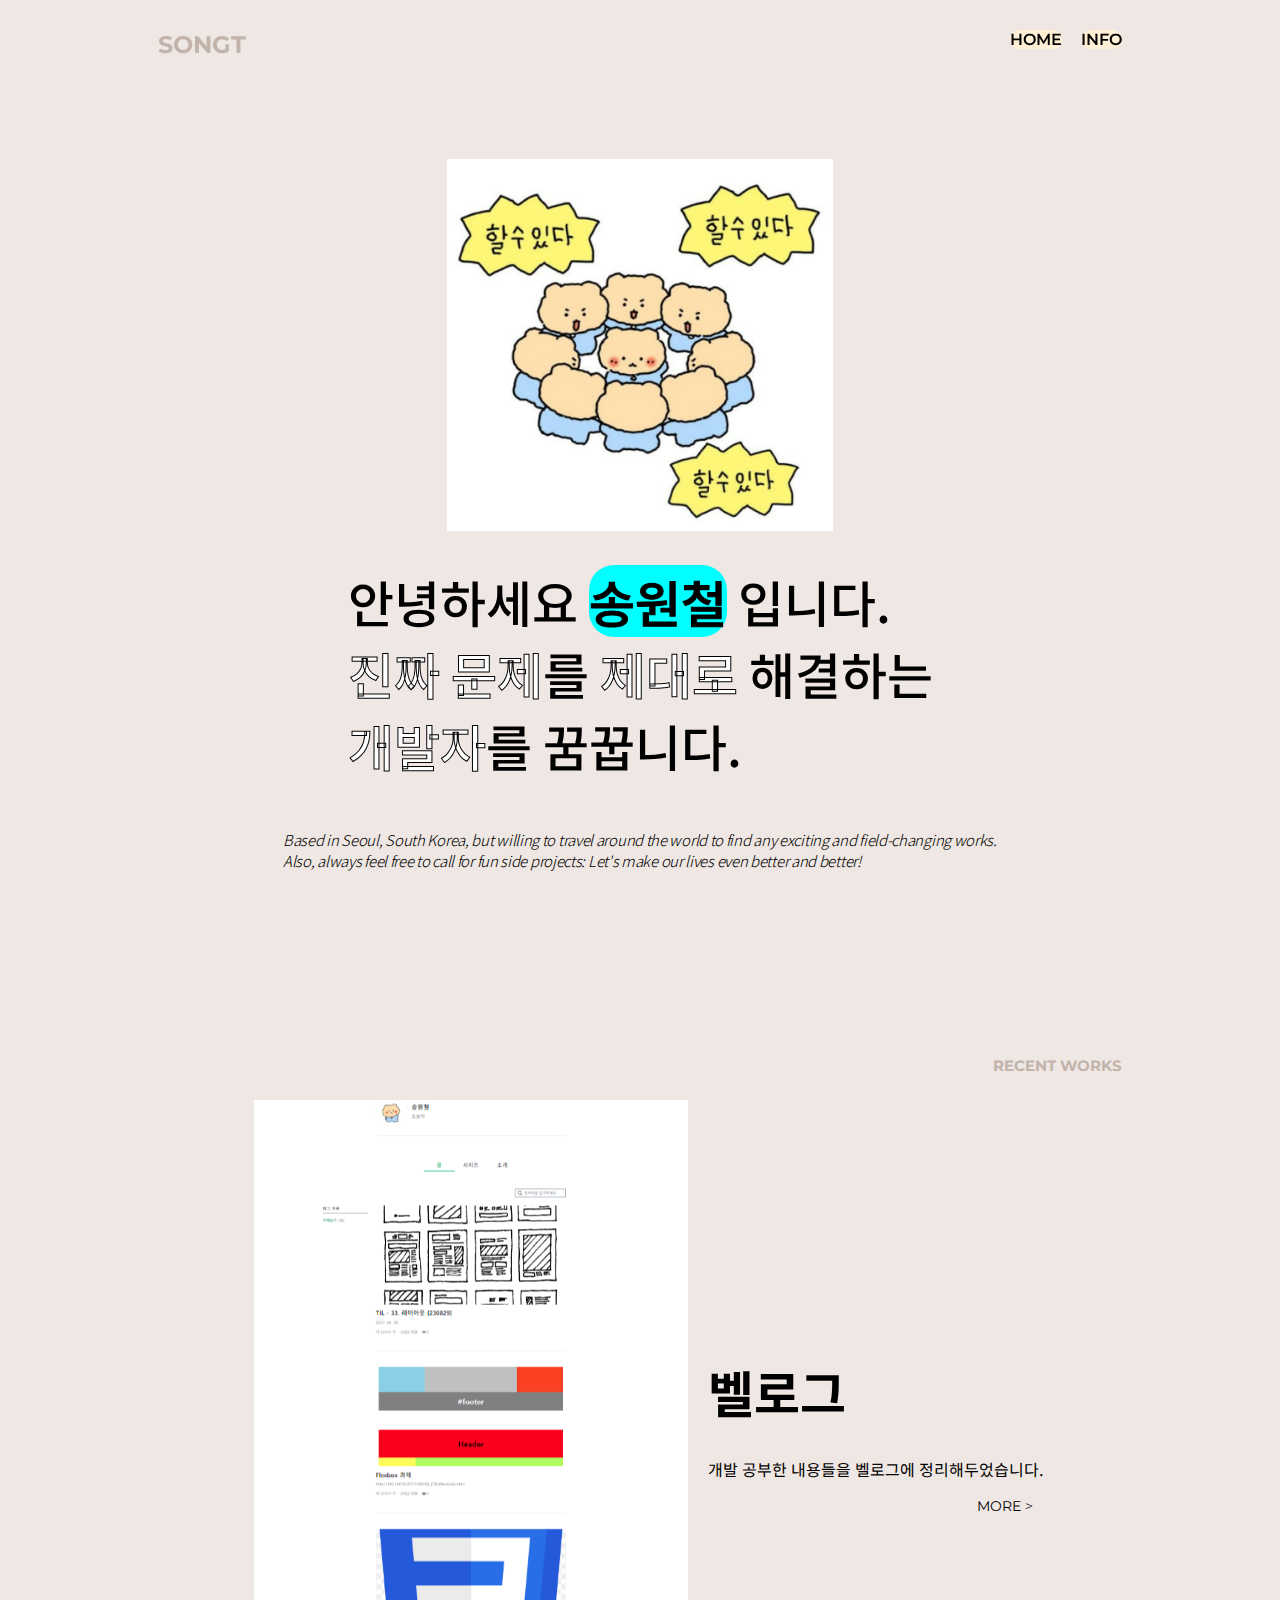
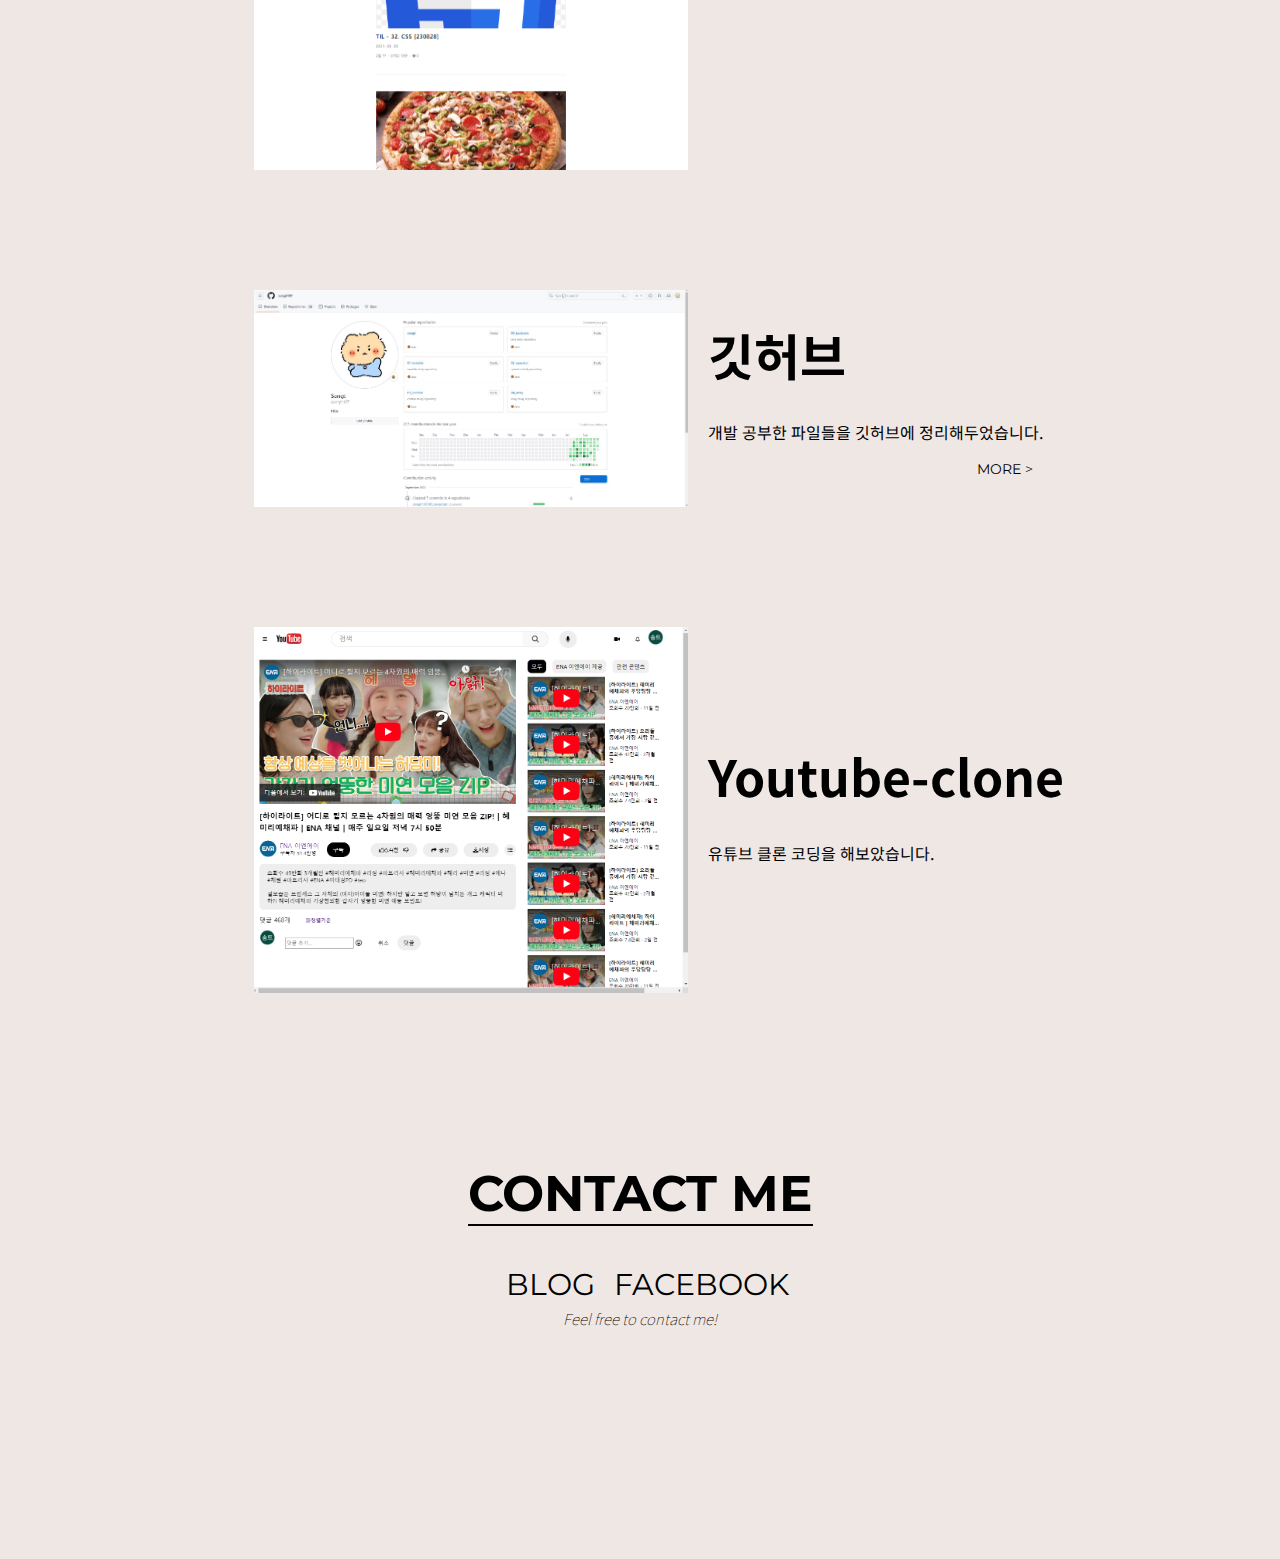
<file: 첫웹페이지home.html>
<!DOCTYPE html>
<html lang="en">
<head>
    <meta charset="UTF-8">
    <meta name="viewport" content="width=device-width, initial-scale=1.0">
    <title>index</title>

    <link rel="stylesheet" type="text/css" href="style.css">
    
    <link href="https://fonts.googleapis.com/css2?family=Montserrat:ital,wght@0,200;0,400;0,500;0,600;0,800;0,900;1,200;1,400;1,500;1,600;1,800;1,900&display=swap" rel="stylesheet">
    <link href="https://fonts.googleapis.com/css2?family=Noto+Sans+KR:wght@100;300;400;500;700;900&display=swap" rel="stylesheet">
</head>
<body>
    
    <div class="frame">


        <nav class="navigator">
            <h3 class="site-name">SONGT</h3>
            <ul>
                <li><a class="nav-menu" href="index.html">HOME</a></li>
                <li><a class="nav-menu" href="info.html">INFO</a></li>
            </ul>
        </nav>
        
        <div class="dashboard">
            <img class="thumbnail" id="thumb1" src="images/can.png">
            <h1 class="korean-comment">안녕하세요 <a class="sample">송원철</a> 입니다.<br> 
                <a class="highlight type1">진짜 문제</a>를 <a class="highlight type2">제대로</a> 해결하는 <br> <a class="highlight type3">개발자</a>를 꿈꿉니다.
            </h1>
            <p class="english-comment">Based in Seoul, South Korea, but willing to travel around the world to find any exciting and field-changing works.<br>Also, always feel free to call for fun side projects: Let's make our lives even better and better!</p>
        </div>

        <h5 class="recent-menu">RECENT WORKS</h5>


        <div class="recent-works">

            <div class="article" id="arti1">
                <img class="thumbnail" id="thumb2" src="images/velog.png">
                <div class="article-info">
                    <h3 class="article-name" id="name1">벨로그</h3>
                    <p class="article-comment">개발 공부한 내용들을 벨로그에 정리해두었습니다.</p>
                    <a class="more" href="https://velog.io/@songt" target="_blank">MORE ></a>
                </div>
            </div>

            <div class="article" id="arti2">
                <img class="thumbnail" id="thumb3" src="images/github.jpg">
                <div class="article-info">
                    <h3 class="article-name" id="name2">깃허브</h3>
                    <p class="article-comment">개발 공부한 파일들을 깃허브에 정리해두었습니다.</p>
                    <a class="more" href="https://github.com/songt1107">MORE ></a>
                </div>
            </div>

            <div class="article" id="arti3">
                <img class="thumbnail" id="thumb4" src="images/youtubeclone.png">
                <div class="article-info">
                    <h3 class="article-name" id="name3">Youtube-clone</h3>
                    <p class="article-comment">유튜브 클론 코딩을 해보았습니다.</p>
                </div>
            </div>
            
        </div>


        <footer class="footer">
            <h3 class="contact">CONTACT ME</h3>
            <div class="links">
                <a class="blog" href="https://velog.io/@songt">BLOG</a>
                <a class="facebook" href="https://www.facebook.com/songwoncheol/">FACEBOOK</a>
            </div>
            <p>Feel free to contact me!</p>
        </footer>


    </div>
    
</body>
</html>
</file>
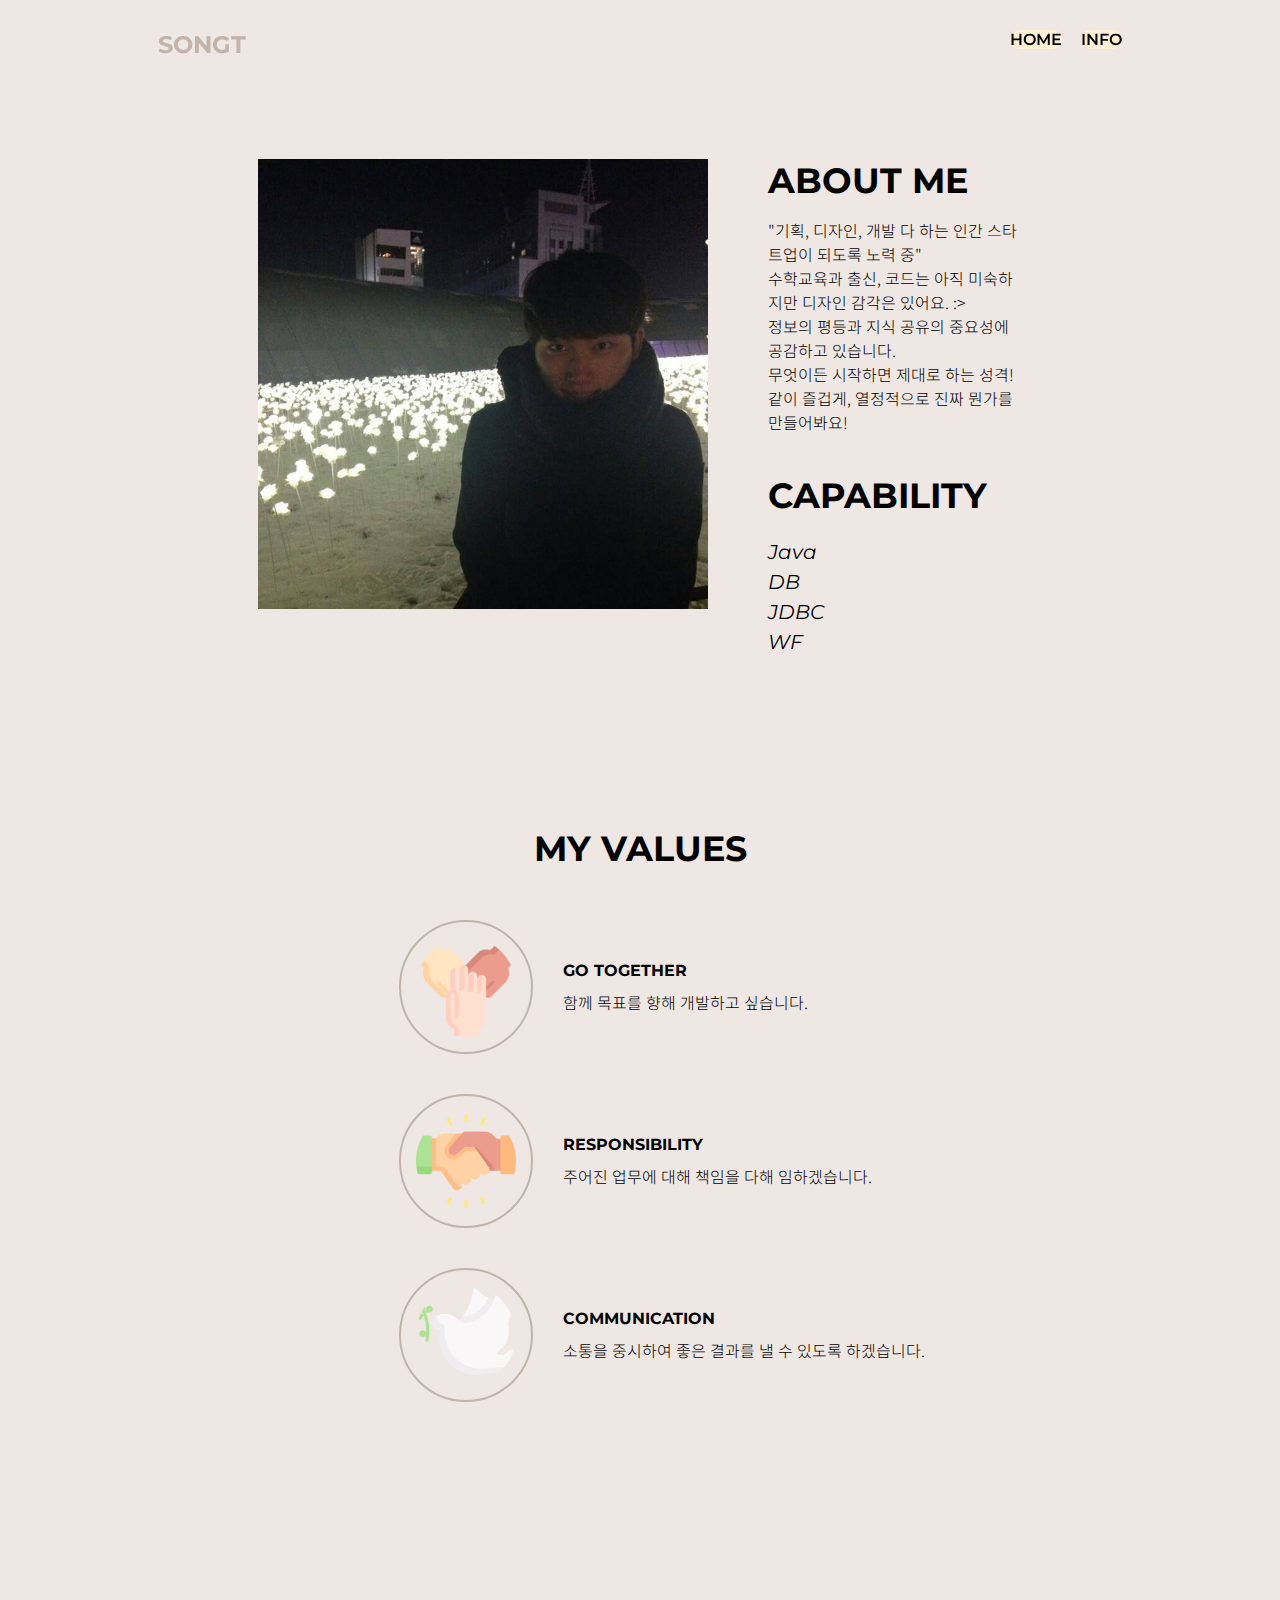
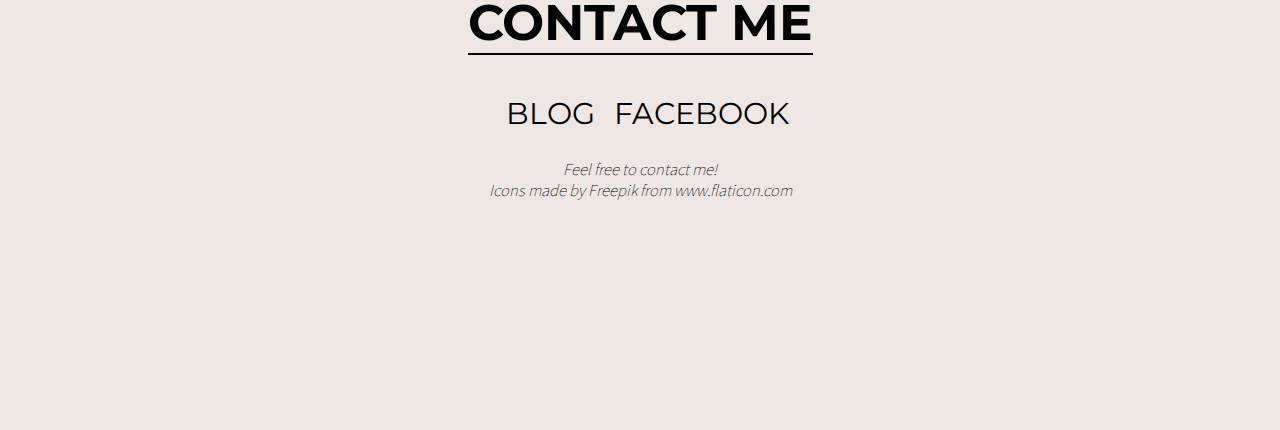
<file: 첫웹페이지info.html>
<!DOCTYPE html>
<html lang="en">
<head>
    <meta charset="UTF-8">
    <meta name="viewport" content="width=device-width, initial-scale=1.0">
    <title>INFO</title>

    <link rel="stylesheet" type="text/css" href="style.css">
    
    <link href="https://fonts.googleapis.com/css2?family=Montserrat:ital,wght@0,200;0,400;0,500;0,600;0,800;0,900;1,200;1,400;1,500;1,600;1,800;1,900&display=swap" rel="stylesheet">
    <link href="https://fonts.googleapis.com/css2?family=Noto+Sans+KR:wght@100;300;400;500;700;900&display=swap" rel="stylesheet">
</head>
<body>

    <div class="frame">
        
        <nav class="navigator">
            <h3 class="site-name">SONGT</h3>
            <ul>
                <li><a class="nav-menu" href="index.html">HOME</a></li>
                <li><a class="nav-menu" href="info.html">INFO</a></li>
            </ul>
        </nav>

        <div class="profile-section">
            <img id="profile-picture" src="images/profile.jpg">
            <div class="introduction">
                <h2>ABOUT ME</h2>
                <p>"기획, 디자인, 개발 다 하는 인간 스타트업이 되도록 노력 중"<br>수학교육과 출신, 코드는 아직 미숙하지만 디자인 감각은 있어요. :>
                    <br>정보의 평등과 지식 공유의 중요성에 공감하고 있습니다.<br>무엇이든 시작하면 제대로 하는 성격! 같이 즐겁게, 열정적으로 진짜 뭔가를 만들어봐요!</p>
                <h2>CAPABILITY</h2>
                <p id="capability">Java<br>DB<br>JDBC<br>WF</p>
            </div>
        </div>

        <h5 class="value-menu">MY VALUES</h5>

        <div class="value-section">
            
            <div class="value">
                <img class="value-icon" src="images/together.png">
                <div class="value-intro">
                    <h4 class="value-name">GO TOGETHER</h4>
                    <p class="value-exp">함께 목표를 향해 개발하고 싶습니다.</p>
                </div>
            </div>

            <div class="value">
                <img class="value-icon" src="images/partnership.png">
                <div class="value-intro">
                    <h4 class="value-name">RESPONSIBILITY</h4>
                    <p class="value-exp">주어진 업무에 대해 책임을 다해 임하겠습니다.</p>
                </div>
            </div>

            <div class="value">
                <img class="value-icon" src="images/dove.png">
                <div class="value-intro">
                    <h4 class="value-name">COMMUNICATION</h4>
                    <p class="value-exp">소통을 중시하여 좋은 결과를 낼 수 있도록 하겠습니다.</p>
                </div>
            </div>

        </div>

        
        <footer class="footer">
            <h3 class="contact">CONTACT ME</h3>
            <div class="links">
                <a class="blog" href="https://velog.io/@songt">BLOG</a>
                <a class="facebook" href="https://www.facebook.com/songwoncheol/">FACEBOOK</a>
            </div>
            <p class="footer-comment"><br>Feel free to contact me!<br>Icons made by <a href="http://www.freepik.com/" title="Freepik">Freepik</a> from <a href="https://www.flaticon.com/" title="Flaticon"> www.flaticon.com</a></p>
        </footer>
        

    </div>

</body>
</html>
</file>
<file: style.css>
body{
    background-color: #EFE7E3;
}

.frame{
    margin: 30px 150px;
    display: flex;
    flex-direction: column;
}


/*navigator*/

.navigator{
    display: flex;
    flex-direction: row;
    justify-content: space-between;
    position: sticky;
    top: 0;
}

li{
    display: inline;
    align-self: center;
    margin: 0;
    margin-left: 15px;
}

ul{
    margin: 0;
}

.site-name{
    margin: 0;
    font-family: 'Montserrat', sans-serif;
    font-size: 24px;
    color: #C2B4AB;
}

.nav-menu{
    font-family: 'Montserrat', sans-serif;
    font-weight: 600;
    font-size: 16px;
    background-color: papayawhip;
    border-radius: 25px;
}

a{
    color: black;
    text-decoration: none;
}

a:hover{
    color: white;
    background-color: hotpink;
    transition: 0.3s;
    border-radius: 25px;
}


/*dashboard*/


.dashboard{
    display: flex;
    flex-direction: column;
    margin-top: 100px;
    margin-bottom: 70px;
    align-items: center;
}

.korean-comment{
    font-family: 'Noto Sans KR', sans-serif;
    font-weight: 500;
    font-size: 50px;
}

.sample{
    background-color: aqua;
    -webkit-text-stroke: 1px black;
    border-radius: 25px;
}

.sample:hover{
    background-color: aquamarine;
    color: white;
    -webkit-text-stroke: 1px black;
    transition: none;
}

.highlight{
    color: white;
    -webkit-text-stroke: 1px black;
}

.highlight:hover{
    background-color: pink;
    color: black;
    transition: none;
}

.type1:hover{
    background-color: yellowgreen;
}

.type2:hover{
    background-color: skyblue;
}

.type3:hover{
    background-color: orange;
}

.english-comment{
    font-family: 'Noto Sans KR', sans-serif;
    font-weight: 300;
    font-size: 15px;
    font-style: italic;

    letter-spacing: -0.3px;
}


/* RECENT WORKS */

.recent-menu{
    font-family: 'Montserrat', sans-serif;
    font-size: 15px;
    font-weight: 700;
    color: #C2B4AB;

    text-align: right;
    margin-top: 100px;
}

.recent-works{
    display: flex;
    flex-direction: column;
    margin-left: 10%;
}

.article{
    display: flex;
    flex-direction: row;
    margin-bottom: 120px;
    align-items: center;
}

.thumbnail{
    width: 50%;
}

#thumb1{
    width: 40%;
}

#thumb2:hover,#thumb3:hover,#thumb4:hover{
    transform: scale(1.4);
    margin: 15%;
    transition-duration: 0.5s;
}

.article-info{
    margin: 0px 20px;
}

.article-name{
    font-family: 'Noto Sans KR', sans-serif;
    font-size: 50px;
    margin-top: 0px;
    margin-bottom: 30px;
}

.article-name:hover{
    color: pink;
    -webkit-text-stroke: 1px black;
    transition: 0.3s;
}



.article-comment{
    font-family: 'Noto Sans KR', sans-serif;
    font-size: 16px;
    font-weight: 400;
}

.more{
    width: content;
    height: content;
    float: right;
    margin-right: 10px;
    border-radius: 25px;

    font-family: 'Montserrat', sans-serif;
    font-size: 14px;
    background-color: transparent;
    border: none;
    outline: none;
    padding: 0px;
}


#name1{
    position: relative;
}

#name1:hover{
    color: skyblue;
}

#name2{
    position: relative;
}

#name3{
    text-align: right;
    position: relative;
}

#name3:hover{
    color: orange;
}



/* footer */


.footer{
    display: flex;
    flex-direction: column;
    align-items: center;
    margin-bottom: 200px;
}

.contact{
    font-family: 'Montserrat', sans-serif;
    font-size: 50px;
    font-weight: 700;
    color: black;
    margin-bottom: 40px;
    border-bottom: 2px solid black;
}

.links>a{
    font-family: 'Montserrat', sans-serif;
    font-size: 30px;
    font-weight: 400;
    margin-left: 15px;
}

.footer>p{
    font-family: 'Noto Sans KR', sans-serif;
    font-weight: 100;
    font-size: 15px;
    font-style: italic;
    margin: 0;
    margin-top: 5px;
}



/* INFO Section */


/* profile-section */

.profile-section{
    display: flex;
    flex-direction: row;
    justify-content: center;
    align-items: flex-start;

    margin: 100px 100px;
}

#profile-picture{
    width: 450px;
    margin-right: 60px;
}

.introduction>h2{
    margin: 0px;
    font-family: 'Montserrat', sans-serif;
    font-size: 35px;
}

.introduction>p{
    font-family: 'Noto Sans KR', sans-serif;
    font-weight: 300;
    font-size: 16px;

    margin-bottom: 40px;
}

#capability{
    font-family: 'Montserrat', sans-serif;
    font-weight: 400;
    font-size: 20px;
    font-style: italic;

    line-height: 30px;
}


/* value section */

.value-menu{
    font-family: 'Montserrat', sans-serif;
    font-size: 35px;
    margin: 30px 100px;
    text-align: center;
}

.value-section{
    display: flex;
    flex-direction: column;
    justify-content: flex-start;
    margin: 100px 150px;
    margin-top: 20px;
    margin-left: 25%;
}

.value{
    display: flex;
    flex-direction: row;
    margin-bottom: 40px;
    align-items: center;

}


.value-icon{
    width: 100px;
    height: 100px;

    border: 2px solid #C2B4AB;
    border-radius: 100px;
    padding: 15px;
}

.value-intro{
    margin-left: 30px;
}


.value-name{
    font-family: 'Montserrat', sans-serif;
    font-weight: 700px;
    margin-top: 0px;
    margin-bottom: 10px;
}

.value-exp{
    font-family: 'Noto Sans KR', sans-serif;
    font-weight: 300;
    font-size: 16px;

    margin: 0px;
}



/* footer section */

.footer-comment{
    text-align: center;
}


a[title="Freepik"]:hover{
    color: black;
    text-decoration: underline;
}

a[title="Flaticon"]:hover{
    color: black;
    text-decoration: underline;
}

@media all and (max-width:767px) {

    .dashboard > h1{
        font-size: 24px;
    }

    #thumb1{
        width: 250px;
    }
    .thumbnail{
        width: 300px;
    }

    .article-name{
        font-size: 24px;
    }

    .footer > h3{
        font-size: 18px;
    }

    .links > a{
        font-size: 14px;
    }

    #profile-picture{
        width: 300px;
    }

    .introduction > h2,.value-menu{
        font-size: 24px;
    }

}

/* 태블릿 */
@media all and (min-width:768px) and (max-width:1023px) { /*스타일입력*/}

/* pc 해상도 1024px */
@media all and (min-width:1024px) {}
</file>
